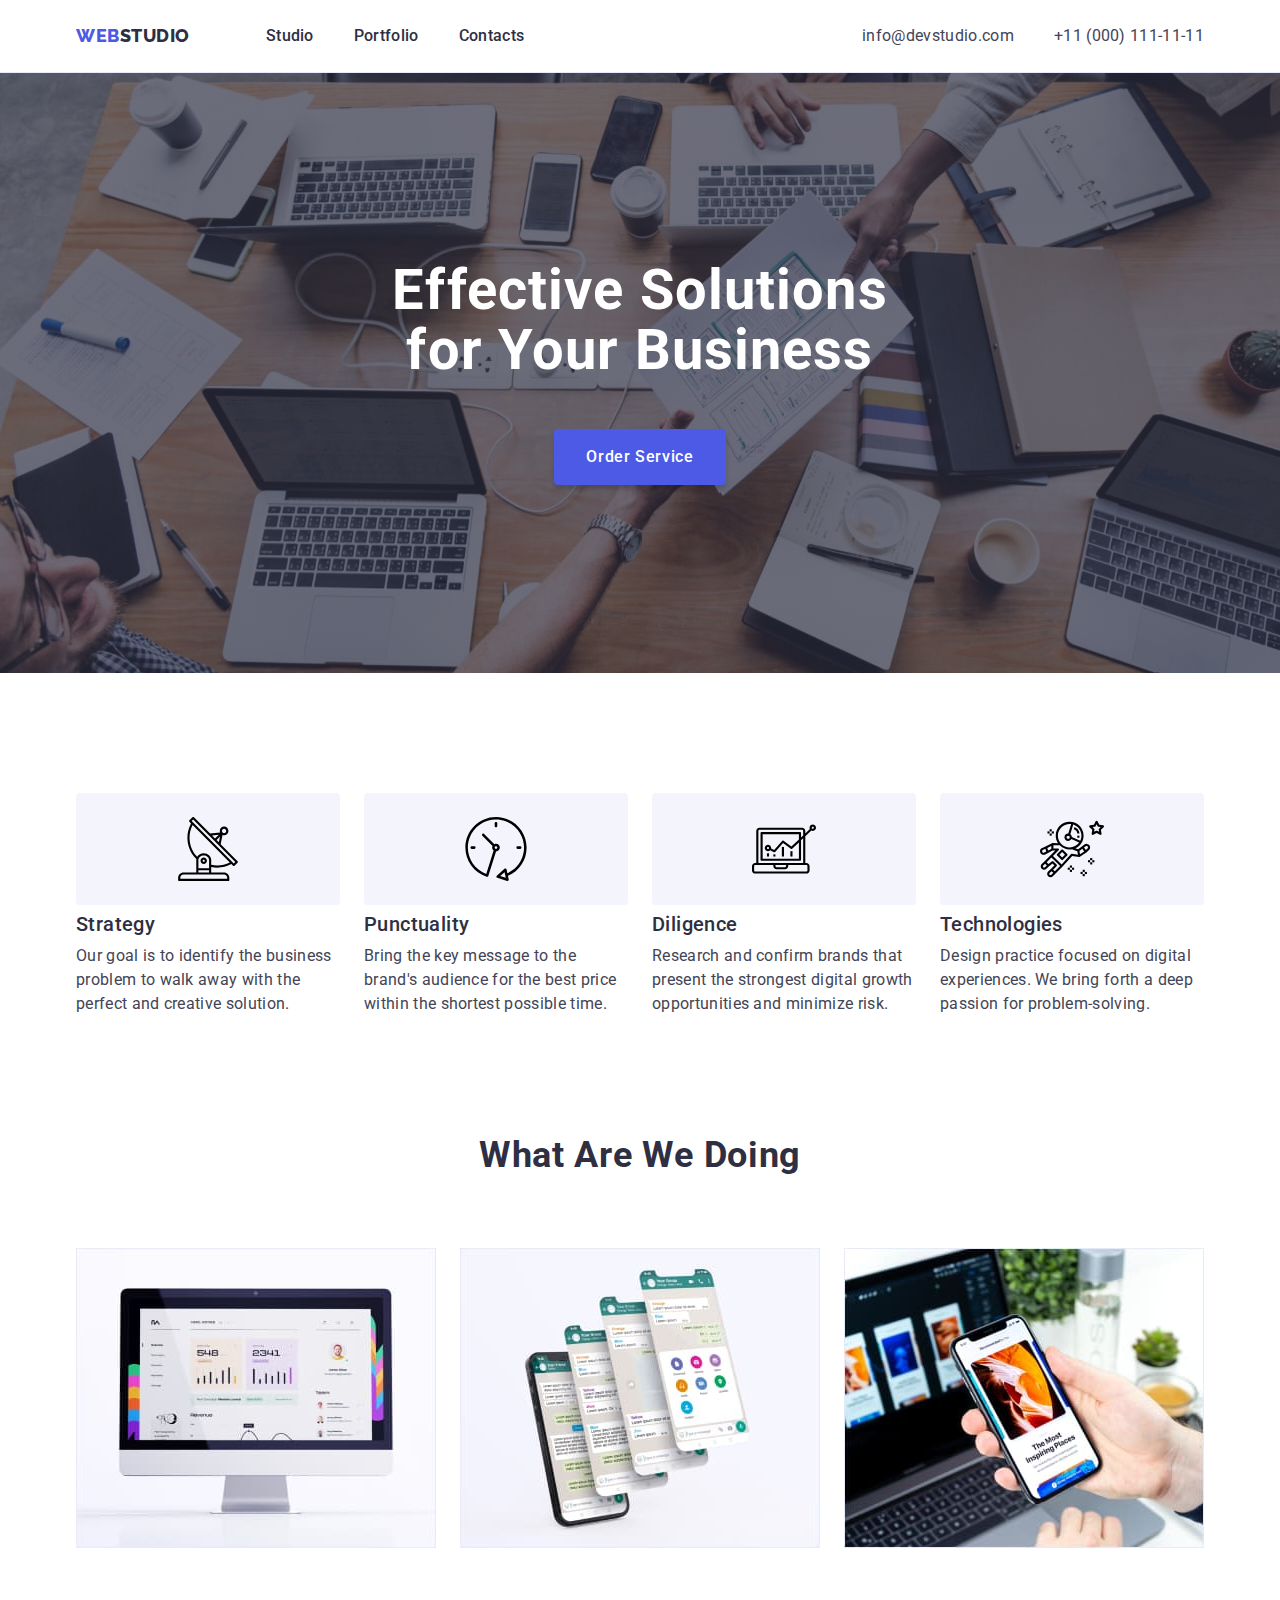
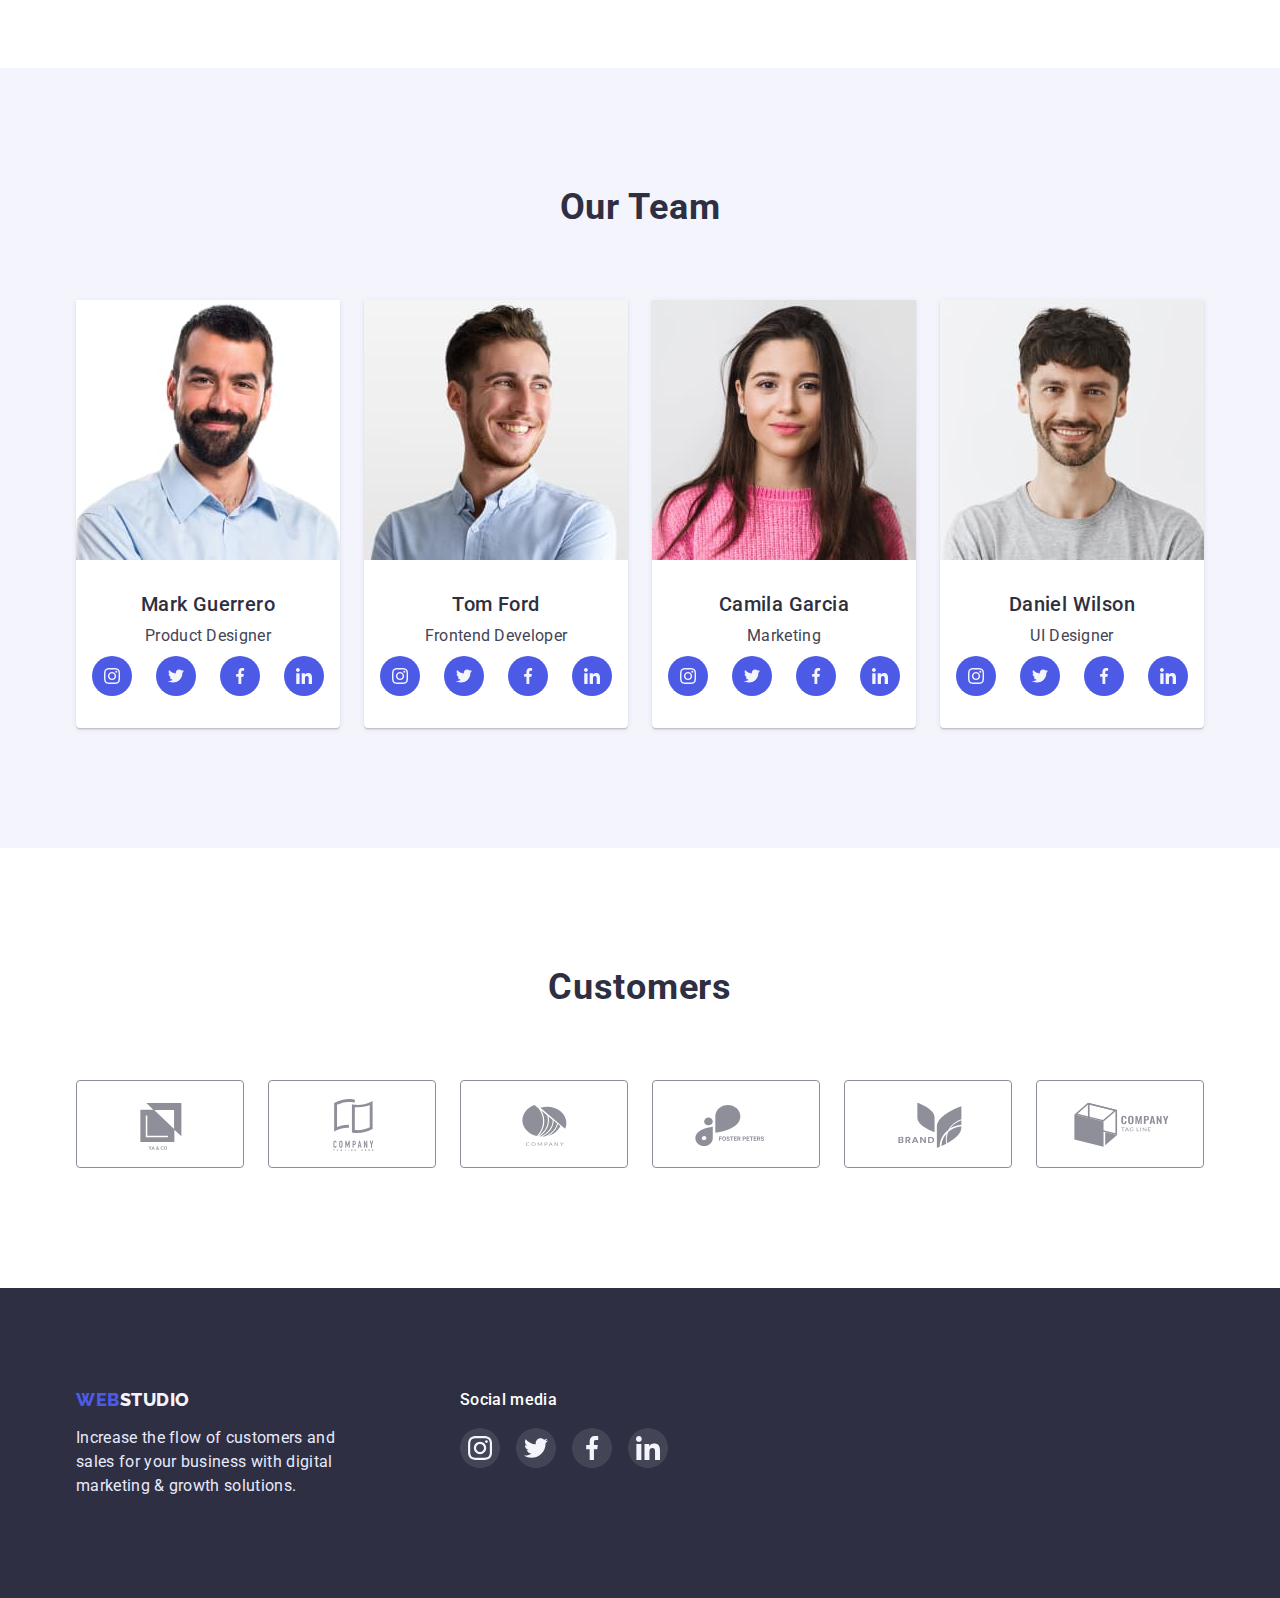
<file: index.html>
<!DOCTYPE html>
<html lang="en">
  <head>
    <meta charset="UTF-8" />
    <meta http-equiv="X-UA-Compatible" content="IE=edge" />
    <meta name="viewport" content="width=device-width, initial-scale=1.0" />
    <link rel="preconnect" href="https://fonts.googleapis.com" />
    <link rel="preconnect" href="https://fonts.gstatic.com" crossorigin />
    <link
      href="https://fonts.googleapis.com/css2?family=Raleway:wght@800&family=Roboto:wght@400;500;700;900&display=swap"
      rel="stylesheet"
    />
    <link
      rel="stylesheet"
      href="https://cdnjs.cloudflare.com/ajax/libs/modern-normalize/1.1.0/modern-normalize.min.css"
    />

    <link rel="stylesheet" href="./css/styles.css" />
    <title>Web Studio</title>
  </head>
  <body>
    <header class="header">
      <div class="container">
        <div class="header__inner">
          <nav class="header__menu menu">
            <a class="logo" href="./index.html"
              >Web<span class="logo__header">Studio</span></a
            >
            <ul class="menu__items">
              <li class="menu__item">
                <a class="menu__link" href="./index.html">Studio</a>
              </li>
              <li class="menu__item">
                <a class="menu__link" href="./portfolio.html">Portfolio</a>
              </li>
              <li class="menu__item">
                <a class="menu__link" href="#">Contacts</a>
              </li>
            </ul>
          </nav>
          <address class="header__address address">
            <ul class="address__items">
              <li class="address__item">
                <a class="address__link" href="mailto:info@devstudio.com"
                  >info@devstudio.com
                </a>
              </li>
              <li class="address__item">
                <a class="address__link" href="tel:+110001111111"
                  >+11 (000) 111-11-11
                </a>
              </li>
            </ul>
          </address>
        </div>
      </div>
    </header>
    <main>
      <section class="hero">
        <div class="container">
          <h1 class="hero__title">Effective Solutions for Your Business</h1>
          <button class="hero__btn" type="button">Order Service</button>
        </div>
      </section>

      <section class="benefits section">
        <div class="container">
          <h2 hidden>Benefits</h2>
          <ul class="benefits__items">
            <li class="benefits__item">
              <div class="benefits__inner">
                <svg class="benefits-icon" width="64" height="64">
                  <use href="./images/icons.svg#icon-benefits_1"></use>
                </svg>
              </div>
              <h3 class="benefits__title">Strategy</h3>
              <p class="benefits__text">
                Our goal is to identify the business problem to walk away with
                the perfect and creative solution.
              </p>
            </li>
            <li class="benefits__item">
              <div class="benefits__inner">
                <svg class="benefits-icon" width="64" height="64">
                  <use href="./images/icons.svg#icon-benefits_2"></use>
                </svg>
              </div>
              <h3 class="benefits__title">Punctuality</h3>
              <p class="benefits__text">
                Bring the key message to the brand's audience for the best price
                within the shortest possible time.
              </p>
            </li>
            <li class="benefits__item">
              <div class="benefits__inner">
                <svg class="benefits-icon" width="64" height="64">
                  <use href="./images/icons.svg#icon-benefits_3"></use>
                </svg>
              </div>
              <h3 class="benefits__title">Diligence</h3>
              <p class="benefits__text">
                Research and confirm brands that present the strongest digital
                growth opportunities and minimize risk.
              </p>
            </li>
            <li class="benefits__item">
              <div class="benefits__inner">
                <svg class="benefits-icon" width="64" height="64">
                  <use href="./images/icons.svg#icon-benefits_4"></use>
                </svg>
              </div>
              <h3 class="benefits__title">Technologies</h3>
              <p class="benefits__text">
                Design practice focused on digital experiences. We bring forth a
                deep passion for problem-solving.
              </p>
            </li>
          </ul>
        </div>
      </section>

      <section class="work">
        <div class="container">
          <h2 class="title work__title">What are we doing</h2>
          <ul class="work__items">
            <li class="work__item">
              <img
                class="work__photo"
                src="./images/work/monitor.jpg"
                alt="monitor"
                width="360"
                height="300"
              />
            </li>
            <li class="work__item">
              <img
                class="work__photo"
                src="./images/work/messanger.jpg"
                alt="messanger"
                width="360"
                height="300"
              />
            </li>
            <li class="work__item">
              <img
                class="work__photo"
                src="./images/work/phone_in_hand.jpg"
                alt="phone in hand"
                width="360"
                height="300"
              />
            </li>
          </ul>
        </div>
      </section>

      <section class="team section">
        <div class="container">
          <h2 class="title team__title">Our Team</h2>
          <ul class="team__items">
            <li class="team__item">
              <img
                class="team__photo"
                src="./images/team/Mark_Guerrero.jpg"
                alt="Mark Guerrero"
                width="264"
                height="260"
              />
              <div class="team__inner">
                <h3 class="team__name">Mark Guerrero</h3>
                <p class="team__position">Product Designer</p>
                <ul class="team__social-items">
                  <li class="team__social-item">
                    <a class="team__social-link" href="#">
                      <svg class="team__icon" width="16" height="16">
                        <use href="./images/icons.svg#icon-instagram"></use>
                      </svg>
                    </a>
                  </li>
                  <li class="team__social-item">
                    <a class="team__social-link" href="#">
                      <svg class="team__icon" width="16" height="16">
                        <use href="./images/icons.svg#icon-twitter"></use>
                      </svg>
                    </a>
                  </li>
                  <li class="team__social-item">
                    <a class="team__social-link" href="#">
                      <svg class="team__icon" width="16" height="16">
                        <use href="./images/icons.svg#icon-facebook"></use>
                      </svg>
                    </a>
                  </li>
                  <li class="team__social-item">
                    <a class="team__social-link" href="#">
                      <svg class="team__icon" width="16" height="16">
                        <use href="./images/icons.svg#icon-linkedin"></use>
                      </svg>
                    </a>
                  </li>
                </ul>
              </div>
            </li>
            <li class="team__item">
              <img
                class="team__photo"
                src="./images/team/Tom_Ford.jpg"
                alt="Tom Ford"
                width="264"
                height="260"
              />
              <div class="team__inner">
                <h3 class="team__name">Tom Ford</h3>
                <p class="team__position">Frontend Developer</p>
                <ul class="team__social-items">
                  <li class="team__social-item">
                    <a class="team__social-link" href="#">
                      <svg class="team__icon" width="16" height="16">
                        <use href="./images/icons.svg#icon-instagram"></use>
                      </svg>
                    </a>
                  </li>
                  <li class="team__social-item">
                    <a class="team__social-link" href="#">
                      <svg class="team__icon" width="16" height="16">
                        <use href="./images/icons.svg#icon-twitter"></use>
                      </svg>
                    </a>
                  </li>
                  <li class="team__social-item">
                    <a class="team__social-link" href="#">
                      <svg class="team__icon" width="16" height="16">
                        <use href="./images/icons.svg#icon-facebook"></use>
                      </svg>
                    </a>
                  </li>
                  <li class="team__social-item">
                    <a class="team__social-link" href="#">
                      <svg class="team__icon" width="16" height="16">
                        <use href="./images/icons.svg#icon-linkedin"></use>
                      </svg>
                    </a>
                  </li>
                </ul>
              </div>
            </li>
            <li class="team__item">
              <img
                class="team__photo"
                src="./images/team/Camila_Garcia.jpg"
                alt="Camila Garcia"
                width="264"
                height="260"
              />
              <div class="team__inner">
                <h3 class="team__name">Camila Garcia</h3>
                <p class="team__position">Marketing</p>
                <ul class="team__social-items">
                  <li class="team__social-item">
                    <a class="team__social-link" href="#">
                      <svg class="team__icon" width="16" height="16">
                        <use href="./images/icons.svg#icon-instagram"></use>
                      </svg>
                    </a>
                  </li>
                  <li class="team__social-item">
                    <a class="team__social-link" href="#">
                      <svg class="team__icon" width="16" height="16">
                        <use href="./images/icons.svg#icon-twitter"></use>
                      </svg>
                    </a>
                  </li>
                  <li class="team__social-item">
                    <a class="team__social-link" href="#">
                      <svg class="team__icon" width="16" height="16">
                        <use href="./images/icons.svg#icon-facebook"></use>
                      </svg>
                    </a>
                  </li>
                  <li class="team__social-item">
                    <a class="team__social-link" href="#">
                      <svg class="team__icon" width="16" height="16">
                        <use href="./images/icons.svg#icon-linkedin"></use>
                      </svg>
                    </a>
                  </li>
                </ul>
              </div>
            </li>
            <li class="team__item">
              <img
                class="team__photo"
                src="./images/team/Daniel_Wilson.jpg"
                alt="Daniel Wilson"
                width="264"
                height="260"
              />
              <div class="team__inner">
                <h3 class="team__name">Daniel Wilson</h3>
                <p class="team__position">UI Designer</p>
                <ul class="team__social-items">
                  <li class="team__social-item">
                    <a class="team__social-link" href="#">
                      <svg class="team__icon" width="16" height="16">
                        <use href="./images/icons.svg#icon-instagram"></use>
                      </svg>
                    </a>
                  </li>
                  <li class="team__social-item">
                    <a class="team__social-link" href="#">
                      <svg class="team__icon" width="16" height="16">
                        <use href="./images/icons.svg#icon-twitter"></use>
                      </svg>
                    </a>
                  </li>
                  <li class="team__social-item">
                    <a class="team__social-link" href="#">
                      <svg class="team__icon" width="16" height="16">
                        <use href="./images/icons.svg#icon-facebook"></use>
                      </svg>
                    </a>
                  </li>
                  <li class="team__social-item">
                    <a class="team__social-link" href="#">
                      <svg class="team__icon" width="16" height="16">
                        <use href="./images/icons.svg#icon-linkedin"></use>
                      </svg>
                    </a>
                  </li>
                </ul>
              </div>
            </li>
          </ul>
        </div>
      </section>

      <section class="customers">
        <div class="container">
          <h2 class="title customers__title">Customers</h2>
          <ul class="customers__items">
            <li class="customers__item">
              <a class="customers__link" href="#">
                <svg class="customers__icon" width="104" height="56">
                  <use href="./images/icons.svg#icon-customers_1"></use>
                </svg>
              </a>
            </li>
            <li class="customers__item">
              <a class="customers__link" href="#">
                <svg class="customers__icon" width="104" height="56">
                  <use href="./images/icons.svg#icon-customers_2"></use>
                </svg>
              </a>
            </li>
            <li class="customers__item">
              <a class="customers__link" href="#">
                <svg class="customers__icon" width="104" height="56">
                  <use href="./images/icons.svg#icon-customers_3"></use>
                </svg>
              </a>
            </li>
            <li class="customers__item">
              <a class="customers__link" href="#">
                <svg class="customers__icon" width="104" height="56">
                  <use href="./images/icons.svg#icon-customers_4"></use>
                </svg>
              </a>
            </li>
            <li class="customers__item">
              <a class="customers__link" href="#">
                <svg class="customers__icon" width="104" height="56">
                  <use href="./images/icons.svg#icon-customers_5"></use>
                </svg>
              </a>
            </li>
            <li class="customers__item">
              <a class="customers__link" href="#">
                <svg class="customers__icon" width="104" height="56">
                  <use href="./images/icons.svg#icon-customers_6"></use>
                </svg>
              </a>
            </li>
          </ul>
        </div>
      </section>
    </main>
    <footer class="footer">
      <div class="container">
        <div class="footer__inner">
          <div class="footer__subtext">
            <a class="logo" href="./index.html"
              >Web<span class="logo__footer">Studio</span></a
            >
            <p class="footer__text">
              Increase the flow of customers and sales for your business with
              digital marketing & growth solutions.
            </p>
          </div>
          <div class="footer__social">
            <p class="footer__title">Social media</p>
            <ul class="footer__items">
              <li class="footer__item">
                <a class="footer__link" href="#">
                  <svg class="footer__icon" width="24" height="24">
                    <use href="./images/icons.svg#icon-instagram"></use>
                  </svg>
                </a>
              </li>
              <li class="footer__item">
                <a class="footer__link" href="#">
                  <svg class="footer__icon" width="24" height="24">
                    <use href="./images/icons.svg#icon-twitter"></use>
                  </svg>
                </a>
              </li>
              <li class="footer__item">
                <a class="footer__link" href="#">
                  <svg class="footer__icon" width="24" height="24">
                    <use href="./images/icons.svg#icon-facebook"></use>
                  </svg>
                </a>
              </li>
              <li class="footer__item">
                <a class="footer__link" href="#">
                  <svg class="footer__icon" width="24" height="24">
                    <use href="./images/icons.svg#icon-linkedin"></use>
                  </svg>
                </a>
              </li>
            </ul>
          </div>
        </div>
      </div>
    </footer>
  </body>
</html>
</file>
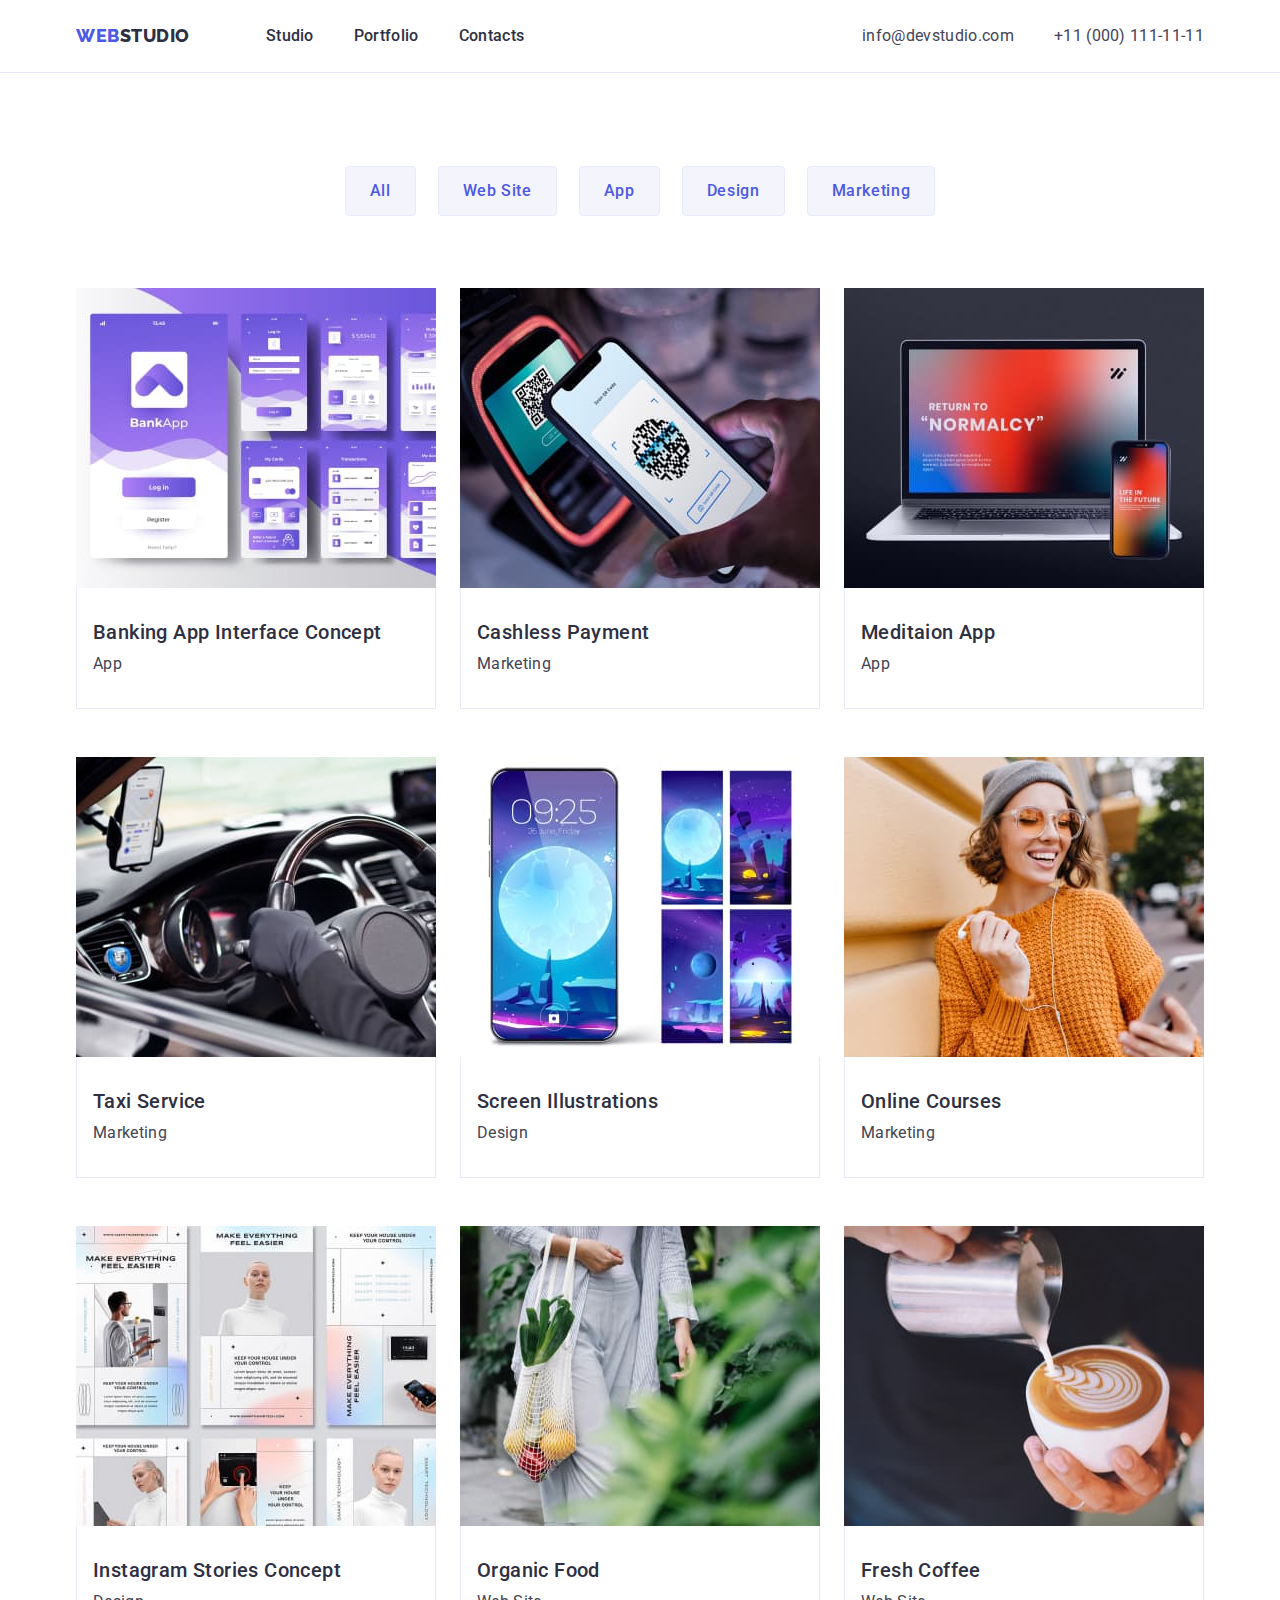
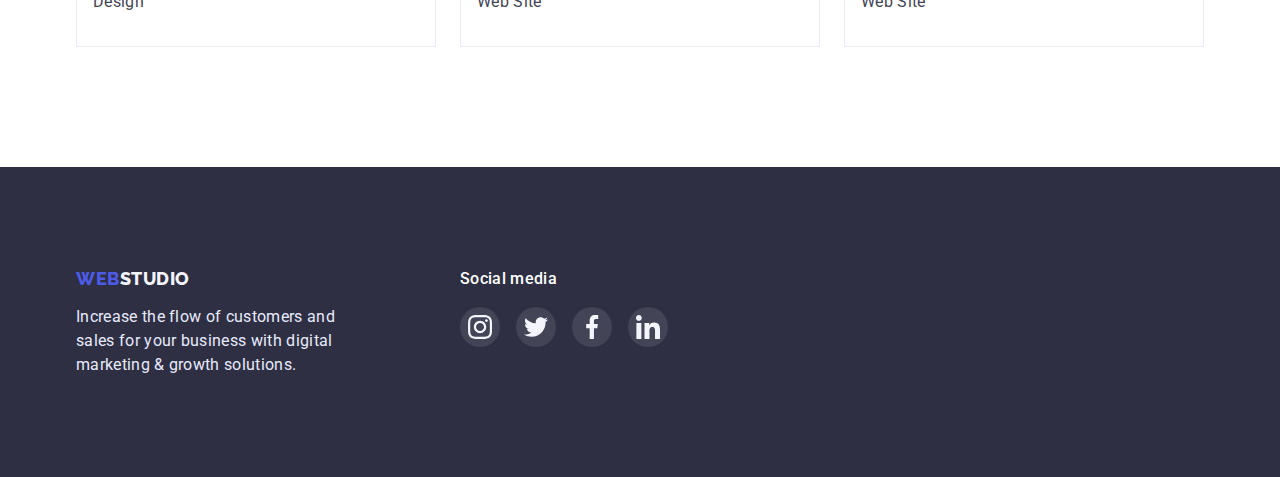
<file: portfolio.html>
<!DOCTYPE html>
<html lang="en">
  <head>
    <meta charset="UTF-8" />
    <meta http-equiv="X-UA-Compatible" content="IE=edge" />
    <meta name="viewport" content="width=device-width, initial-scale=1.0" />
    <link rel="preconnect" href="https://fonts.googleapis.com" />
    <link rel="preconnect" href="https://fonts.gstatic.com" crossorigin />
    <link
      href="https://fonts.googleapis.com/css2?family=Raleway:wght@800&family=Roboto:wght@400;500;700;900&display=swap"
      rel="stylesheet"
    />
    <link
      rel="stylesheet"
      href="https://cdnjs.cloudflare.com/ajax/libs/modern-normalize/1.1.0/modern-normalize.min.css"
    />

    <link rel="stylesheet" href="./css/styles.css" />
    <title>Portfolio</title>
  </head>
  <body>
    <header class="header">
      <div class="container">
        <div class="header__inner">
          <nav class="header__menu menu">
            <a class="logo" href="./index.html"
              >Web<span class="logo__header">Studio</span></a
            >
            <ul class="menu__items">
              <li class="menu__item">
                <a class="menu__link" href="./index.html">Studio</a>
              </li>
              <li class="menu__item">
                <a class="menu__link" href="./portfolio.html">Portfolio</a>
              </li>
              <li class="menu__item">
                <a class="menu__link" href="#">Contacts</a>
              </li>
            </ul>
          </nav>
          <address class="header__address address">
            <ul class="address__items">
              <li class="address__item">
                <a class="address__link" href="mailto:info@devstudio.com"
                  >info@devstudio.com
                </a>
              </li>
              <li class="address__item">
                <a class="address__link" href="tel:+110001111111"
                  >+11 (000) 111-11-11
                </a>
              </li>
            </ul>
          </address>
        </div>
      </div>
    </header>
    <main>
      <section class="portfolio">
        <div class="container">
          <h1 hidden>Portfolio</h1>
          <ul class="portfolio__filter filter">
            <li class="filter__item">
              <button class="filter__btn" type="button">All</button>
            </li>
            <li class="filter__item">
              <button class="filter__btn" type="button">Web Site</button>
            </li>
            <li class="filter__item">
              <button class="filter__btn" type="button">App</button>
            </li>
            <li class="filter__item">
              <button class="filter__btn" type="button">Design</button>
            </li>
            <li class="filter__item">
              <button class="filter__btn" type="button">Marketing</button>
            </li>
          </ul>
          <ul class="portfolio__items">
            <li class="portfolio__item">
              <a href="#" class="portfolio__link">
                <img
                  class="portfolio__img"
                  src="./images/portfolio/banking.jpg"
                  alt="Banking App"
                  width="360"
                  height="300"
                />
                <div class="portfolio__inner">
                  <h2 class="portfolio__name">Banking App Interface Concept</h2>
                  <p class="portfolio__text">App</p>
                </div></a
              >
            </li>
            <li class="portfolio__item">
              <a href="#" class="portfolio__link">
                <img
                  class="portfolio__img"
                  src="./images/portfolio/cashless.jpg"
                  alt="Cashless Payment"
                  width="360"
                  height="300"
                />
                <div class="portfolio__inner">
                  <h2 class="portfolio__name">Cashless Payment</h2>
                  <p class="portfolio__text">Marketing</p>
                </div></a
              >
            </li>
            <li class="portfolio__item">
              <a href="#" class="portfolio__link">
                <img
                  class="portfolio__img"
                  src="./images/portfolio/meditation.jpg"
                  alt="Meditaion App"
                  width="360"
                  height="300"
                />
                <div class="portfolio__inner">
                  <h2 class="portfolio__name">Meditaion App</h2>
                  <p class="portfolio__text">App</p>
                </div></a
              >
            </li>
            <li class="portfolio__item">
              <a href="#" class="portfolio__link">
                <img
                  class="portfolio__img"
                  src="./images/portfolio/taxi.jpg"
                  alt="Taxi Service"
                  width="360"
                  height="300"
                />
                <div class="portfolio__inner">
                  <h2 class="portfolio__name">Taxi Service</h2>
                  <p class="portfolio__text">Marketing</p>
                </div></a
              >
            </li>
            <li class="portfolio__item">
              <a href="#" class="portfolio__link">
                <img
                  class="portfolio__img"
                  src="./images/portfolio/screen.jpg"
                  alt="Screen Illustrations"
                  width="360"
                  height="300"
                />
                <div class="portfolio__inner">
                  <h2 class="portfolio__name">Screen Illustrations</h2>
                  <p class="portfolio__text">Design</p>
                </div></a
              >
            </li>
            <li class="portfolio__item">
              <a href="#" class="portfolio__link">
                <img
                  class="portfolio__img"
                  src="./images/portfolio/courses.jpg"
                  alt="Online Courses"
                  width="360"
                  height="300"
                />
                <div class="portfolio__inner">
                  <h2 class="portfolio__name">Online Courses</h2>
                  <p class="portfolio__text">Marketing</p>
                </div></a
              >
            </li>
            <li class="portfolio__item">
              <a href="#" class="portfolio__link">
                <img
                  class="portfolio__img"
                  src="./images/portfolio/instagram.jpg"
                  alt="Instagram Stories"
                  width="360"
                  height="300"
                />
                <div class="portfolio__inner">
                  <h2 class="portfolio__name">Instagram Stories Concept</h2>
                  <p class="portfolio__text">Design</p>
                </div></a
              >
            </li>
            <li class="portfolio__item">
              <a href="#" class="portfolio__link">
                <img
                  class="portfolio__img"
                  src="./images/portfolio/food.jpg"
                  alt="Organic Food"
                  width="360"
                  height="300"
                />
                <div class="portfolio__inner">
                  <h2 class="portfolio__name">Organic Food</h2>
                  <p class="portfolio__text">Web Site</p>
                </div></a
              >
            </li>
            <li class="portfolio__item">
              <a href="#" class="portfolio__link">
                <img
                  class="portfolio__img"
                  src="./images/portfolio/coffee.jpg"
                  alt="Fresh Coffee"
                  width="360"
                  height="300"
                />
                <div class="portfolio__inner">
                  <h2 class="portfolio__name">Fresh Coffee</h2>
                  <p class="portfolio__text">Web Site</p>
                </div></a
              >
            </li>
          </ul>
        </div>
      </section>
    </main>
    <footer class="footer">
      <div class="container">
        <div class="footer__inner">
          <div class="footer__subtext">
            <a class="logo" href="./index.html"
              >Web<span class="logo__footer">Studio</span></a
            >
            <p class="footer__text">
              Increase the flow of customers and sales for your business with
              digital marketing & growth solutions.
            </p>
          </div>
          <div class="footer__social">
            <p class="footer__title">Social media</p>
            <ul class="footer__items">
              <li class="footer__item">
                <a class="footer__link" href="#">
                  <svg class="footer__icon" width="24" height="24">
                    <use href="./images/icons.svg#icon-instagram"></use>
                  </svg>
                </a>
              </li>
              <li class="footer__item">
                <a class="footer__link" href="#">
                  <svg class="footer__icon" width="24" height="24">
                    <use href="./images/icons.svg#icon-twitter"></use>
                  </svg>
                </a>
              </li>
              <li class="footer__item">
                <a class="footer__link" href="#">
                  <svg class="footer__icon" width="24" height="24">
                    <use href="./images/icons.svg#icon-facebook"></use>
                  </svg>
                </a>
              </li>
              <li class="footer__item">
                <a class="footer__link" href="#">
                  <svg class="footer__icon" width="24" height="24">
                    <use href="./images/icons.svg#icon-linkedin"></use>
                  </svg>
                </a>
              </li>
            </ul>
          </div>
        </div>
      </div>
    </footer>
  </body>
</html>
</file>
<file: css/styles.css>
ul,
ol {
  padding: 0;
}

h1,
h2,
h3,
h4,
h5,
h6,
p,
ul,
li {
  margin: 0;
}

ul {
  list-style: none;
}

img {
  max-width: 100%;
  display: block;
}

a {
  text-decoration: none;
  color: inherit;
}

:root {
  --navy-blue: #2e2f42;
  --slate: #434455;
  --iris: #4d5ae5;
  --cornflower: #e7e9fc;
  --cloud: #f4f4fd;
  --white: #fff;
  --ocean: #404bbf;
  --hero-grad: linear-gradient(rgba(46, 47, 66, 0.7), rgba(46, 47, 66, 0.7));
}

body {
  font-family: "Roboto", sans-serif;
  color: var(--slate);
}

.title {
  font-size: 36px;
  line-height: 1.11;
  text-align: center;
  letter-spacing: 0.02em;
  text-transform: capitalize;
  color: var(--navy-blue);
}

.container {
  width: 1158px;
  margin: 0 auto;
  padding: 0 15px;
}

.section {
  padding: 120px 0;
}

.header {
  border-bottom: 1px solid var(--cornflower);
  padding: 24px 0;
}

.header__inner {
  display: flex;
}

.menu {
  display: flex;
  margin-right: auto;
}

.menu__items {
  display: flex;
}

.logo {
  font-family: "Raleway", sans-serif;
  font-weight: 800;
  font-size: 18px;
  line-height: 1.33;
  letter-spacing: 0.03em;
  text-transform: uppercase;
  color: var(--iris);
  margin-right: 76px;
}

.logo__header {
  color: var(--navy-blue);
}

.logo__footer {
  color: var(--cloud);
}

.menu__link {
  font-weight: 500;
  line-height: 1.5;
  letter-spacing: 0.02em;
  color: var(--navy-blue);
}

.menu__item:not(:last-child),
.address__item:not(:last-child) {
  margin-right: 40px;
}

.menu__link:hover,
.menu__link:focus {
  color: var(--ocean);
}

.address__items {
  display: flex;
}

.address__link {
  font-style: normal;
  line-height: 1.5;
  letter-spacing: 0.02em;
}

.address__link:hover,
.address__link:focus {
  color: var(--ocean);
}

.hero {
  background-color: var(--navy-blue);
  padding: 188px 0;
  max-width: 1440px;
  background-image: var(--hero-grad), url(../images/hero_bg.jpg);
  background-repeat: no-repeat;
  background-size: cover;
  margin: 0 auto;
}

.hero__title {
  font-size: 56px;
  line-height: 1.07;
  text-align: center;
  letter-spacing: 0.02em;
  color: var(--white);
  max-width: 496px;
  margin: 0 auto 48px auto;
}

.hero__btn {
  display: block;
  margin: 0 auto;
  cursor: pointer;
  background-color: var(--iris);
  box-shadow: 0px 4px 4px rgba(0, 0, 0, 0.15);
  border-radius: 4px;
  border: none;
  font-family: "Roboto", sans-serif;
  font-weight: 500;
  font-size: 16px;
  line-height: 1.5;
  letter-spacing: 0.04em;
  color: var(--white);
  padding: 16px 32px;
}

.hero__btn:hover {
  box-shadow: 0px 1px 6px rgba(46, 47, 66, 0.08),
    0px 1px 1px rgba(46, 47, 66, 0.16), 0px 2px 1px rgba(46, 47, 66, 0.08);
}

.hero__btn:active {
  background: var(--ocean);
}

.benefits__items {
  display: flex;
}

.benefits__item {
  flex-basis: calc((100%-72px) / 4);
}

.benefits__item:not(:last-child) {
  margin-right: 24px;
}

.benefits__inner {
  background-color: #f4f4fd;
  border-radius: 4px;
  margin-bottom: 7px;
  width: 264px;
  height: 112px;
  display: flex;
  justify-content: center;
  align-items: center;
}

.benefits__title {
  font-weight: 500;
  font-size: 20px;
  line-height: 1.2;
  letter-spacing: 0.02em;
  color: var(--navy-blue);
  margin-bottom: 8px;
}

.benefits__text {
  line-height: 1.5;
  letter-spacing: 0.02em;
}

.work {
  padding-bottom: 120px;
}

.work__title {
  margin-bottom: 72px;
}

.work__items {
  display: flex;
  justify-content: space-between;
}

.team {
  background-color: var(--cloud);
}

.team__title {
  margin-bottom: 72px;
}

.team__items {
  display: flex;
  justify-content: space-between;
}

.team__item {
  background-color: var(--white);
  box-shadow: 0px 1px 6px rgba(46, 47, 66, 0.08),
    0px 1px 1px rgba(46, 47, 66, 0.16), 0px 2px 1px rgba(46, 47, 66, 0.08);
  border-radius: 0px 0px 4px 4px;
}

.team__inner {
  padding: 32px 0;
  text-align: center;
}

.team__name {
  font-weight: 500;
  font-size: 20px;
  line-height: 1.2;
  letter-spacing: 0.02em;
  color: var(--navy-blue);
  margin-bottom: 8px;
}

.team__position {
  line-height: 1.5;
  letter-spacing: 0.02em;
  margin-bottom: 8px;
}

.team__social-items {
  display: flex;
  justify-content: center;
}

.team__social-item:not(:last-child) {
  margin-right: 24px;
}

.team__social-link {
  display: flex;
  align-items: center;
  justify-content: center;
  width: 40px;
  height: 40px;
  background-color: #4d5ae5;
  border-radius: 50%;
}

.team__icon {
  fill: #f4f4fd;
}

.team__social-link:hover,
.team__social-link:focus {
  background-color: #404bbf;
}

.customers {
  padding: 120px 0;
}

.customers__title {
  margin-bottom: 72px;
}

.customers__items {
  display: flex;
  justify-content: center;
}

.customers__item:not(:last-child) {
  margin-right: 24px;
}

.customers__link {
  display: flex;
  align-items: center;
  justify-content: center;
  width: 168px;
  height: 88px;
  border: 1px solid #8e8f99;
  border-radius: 4px;
}

.customers__icon {
  fill: #8e8f99;
}

.customers__link:hover,
.customers__link:focus {
  border: 1px solid #404bbf;
}

.customers__link:hover .customers__icon,
.customers__link:focus .customers__icon {
  fill: #404bbf;
}

.footer {
  background-color: var(--navy-blue);
  padding: 100px 0;
}

.footer__inner {
  display: flex;
}

.footer__text {
  line-height: 1.5;
  letter-spacing: 0.02em;
  color: var(--cornflower);
  width: 264px;
  margin-top: 14px;
}
.footer__subtext {
  margin-right: 120px;
}

.footer__title {
  font-weight: 500;
  line-height: 1.5;
  letter-spacing: 0.02em;
  color: #ffffff;
  margin-bottom: 16px;
}

.footer__items {
  display: flex;
  justify-content: center;
}

.footer__item:not(:last-child) {
  margin-right: 16px;
}

.footer__link {
  display: flex;
  align-items: center;
  justify-content: center;
  width: 40px;
  height: 40px;
  background-color: rgba(255, 255, 255, 0.1);
  border-radius: 50%;
}

.footer__icon {
  fill: #f4f4fd;
}

.footer__link:hover,
.footer__link:focus {
  background-color: #31d0aa;
}

.filter {
  display: flex;
  justify-content: center;
  padding: 93px 0 72px 0;
}

.filter__item:not(:last-child) {
  margin-right: 22px;
}

.portfolio__items {
  display: flex;
  flex-wrap: wrap;
  margin-left: -24px;
  margin-top: -48px;
  padding-bottom: 120px;
}

.portfolio__item {
  flex-basis: calc(100% / 3 - 24px);
  margin-left: 24px;
  margin-top: 48px;
}

.portfolio__item:hover,
.portfolio__item:focus {
  box-shadow: 0px 1px 6px rgba(46, 47, 66, 0.08),
    0px 1px 1px rgba(46, 47, 66, 0.16), 0px 2px 1px rgba(46, 47, 66, 0.08);
}

.filter__btn {
  cursor: pointer;
  padding: 12px 24px;
  background-color: var(--cloud);
  border: 1px solid var(--cornflower);
  border-radius: 4px;
  font-family: "Roboto", sans-serif;
  font-weight: 500;
  font-size: 16px;
  line-height: 1.5;
  letter-spacing: 0.04em;
  color: var(--iris);
}

.filter__btn:hover,
.filter__btn:focus {
  background-color: var(--ocean);
  box-shadow: 0px 3px 1px rgba(0, 0, 0, 0.1), 0px 2px 1px rgba(0, 0, 0, 0.08),
    0px 2px 2px rgba(0, 0, 0, 0.12);
  color: var(--white);
  border: 1px solid var(--ocean);
  outline: none;
}

.portfolio__inner {
  padding: 32px 0 32px 16px;
  border: 1px solid #e7e9fc;
  border-top: 0;
}

.portfolio__name {
  font-weight: 500;
  font-size: 20px;
  line-height: 1.2;
  letter-spacing: 0.02em;
  color: var(--navy-blue);
  margin-bottom: 8px;
}

.portfolio__text {
  line-height: 1.5;
  letter-spacing: 0.02em;
}
</file>
